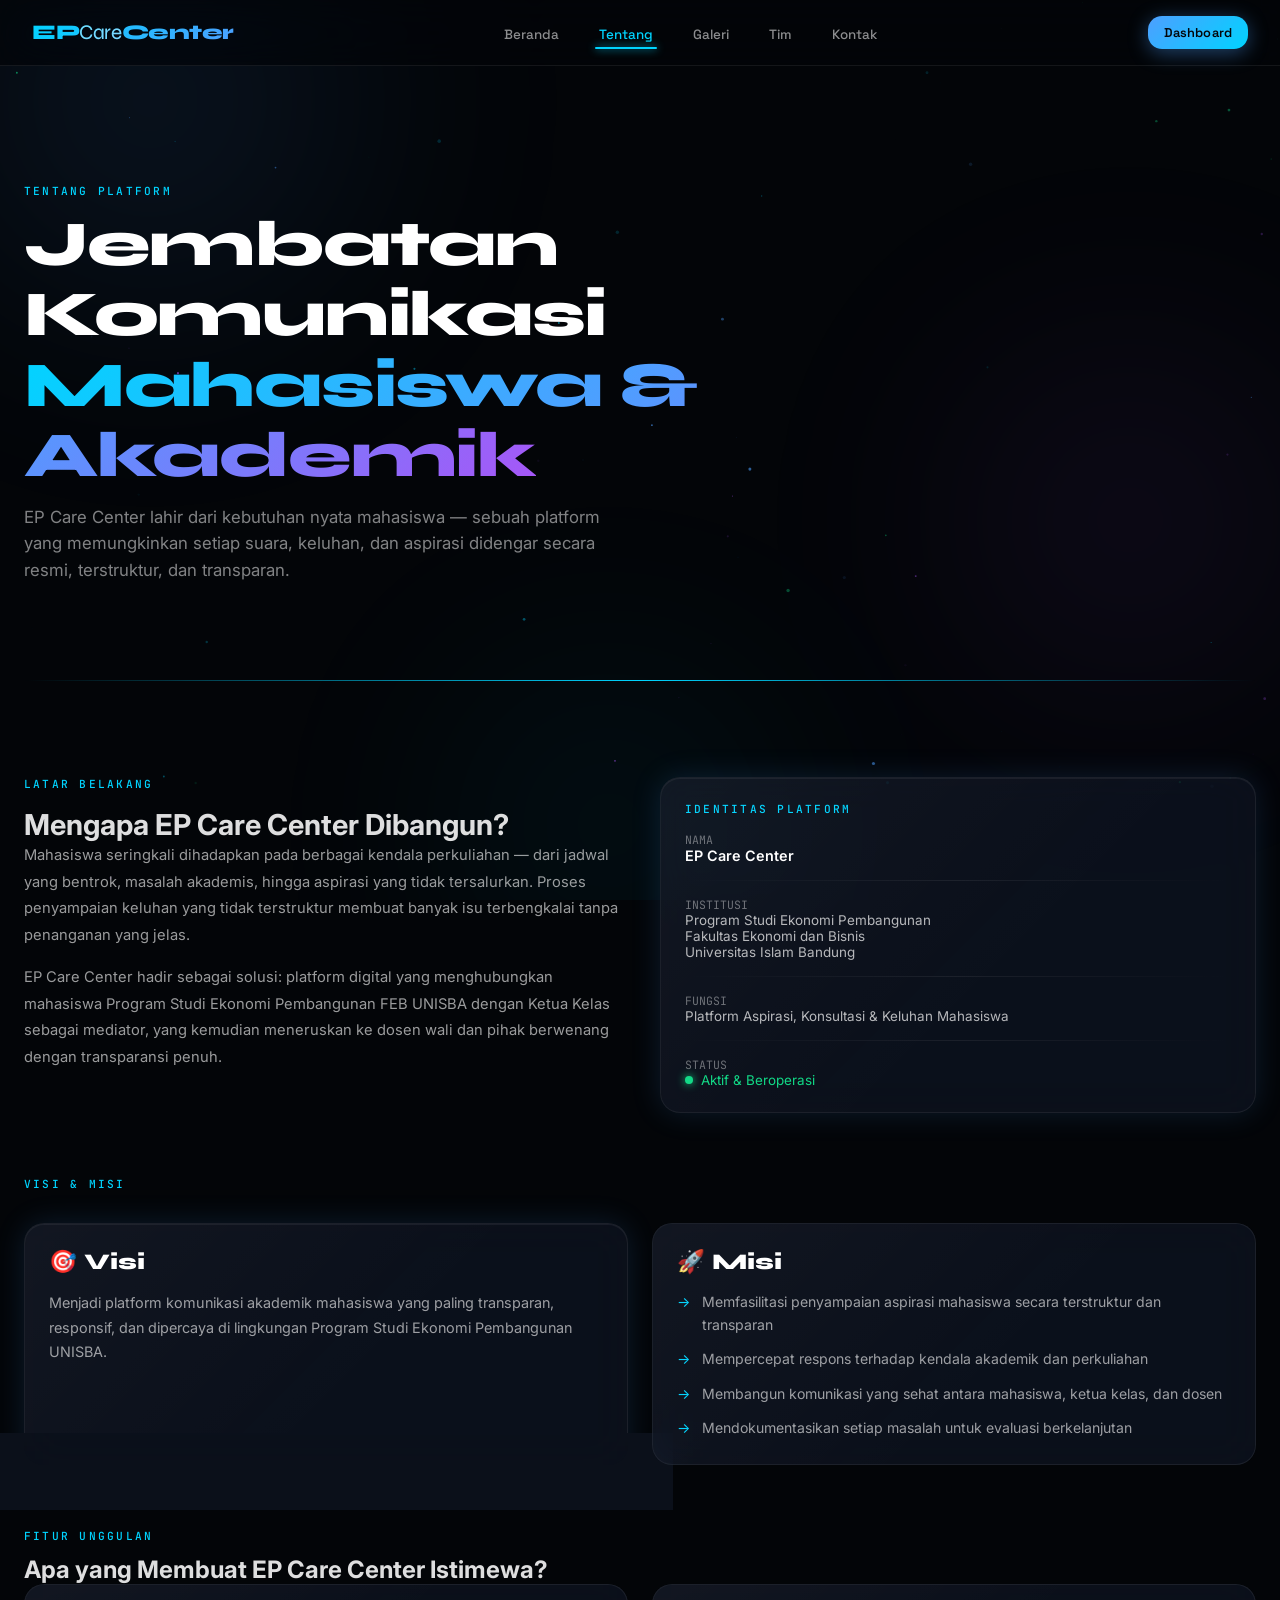
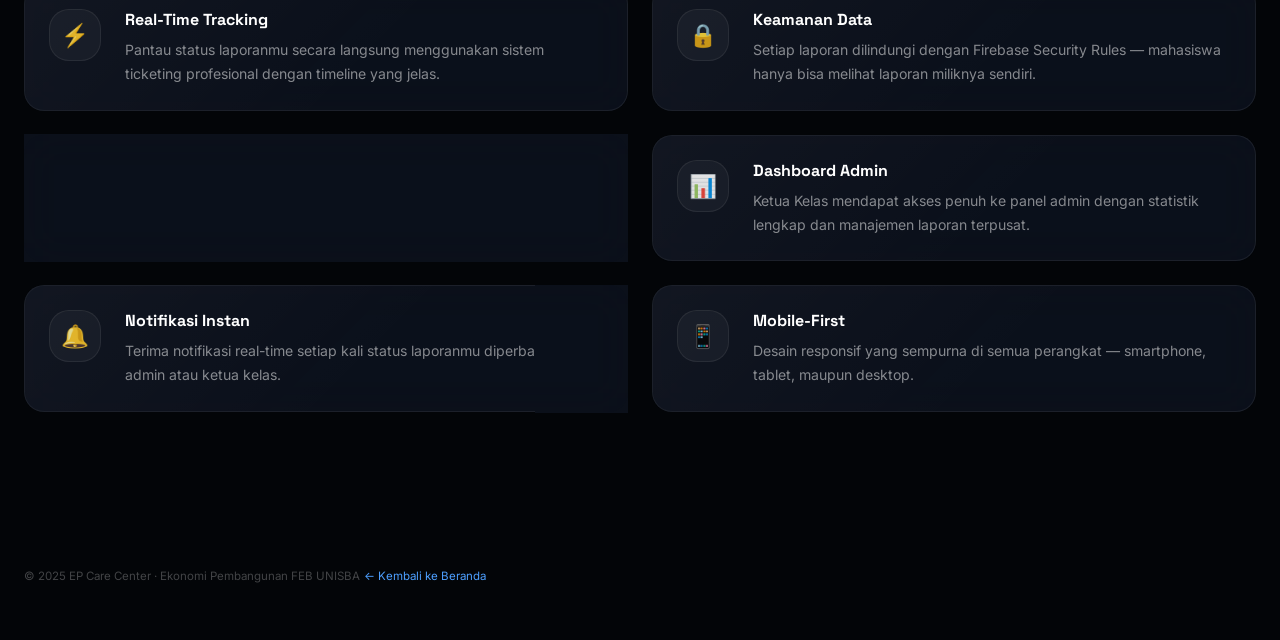
<file: pages/about.html>
<!DOCTYPE html>
<html lang="id">
<head>
  <meta charset="UTF-8" />
  <meta name="viewport" content="width=device-width, initial-scale=1.0" />
  <title>Tentang — EP Care Center</title>
  <link rel="icon" type="image/svg+xml" href="../assets/favicon.svg" />
  <link rel="preconnect" href="https://fonts.googleapis.com" />
  <link href="https://fonts.googleapis.com/css2?family=Space+Grotesk:wght@300;400;500;600;700&family=Inter:wght@300;400;500;600&family=JetBrains+Mono:wght@400;500&family=Syne:wght@400;600;700;800&display=swap" rel="stylesheet" />
  <link rel="stylesheet" href="../css/main.css" />
  <style>
    .about-hero { padding: var(--s20) 0 var(--s16); }
    .about-hero-inner { max-width: 760px; }
    .about-section { padding: var(--s16) 0; }
    .about-feature { display: flex; gap: var(--s6); align-items: flex-start; }
    .about-feature-icon { width: 52px; height: 52px; border-radius: var(--r-lg); display: flex; align-items: center; justify-content: center; font-size: 1.4rem; flex-shrink: 0; border: 1px solid var(--border); background: var(--glass-light); }
    .about-feature-title { font-family: var(--font-ui); font-size: 1rem; font-weight: 700; color: white; margin-bottom: var(--s2); }
    .about-feature-desc { font-size: 0.88rem; color: rgba(255,255,255,0.5); line-height: 1.7; }
    .vision-mission { display: grid; grid-template-columns: 1fr 1fr; gap: var(--s6); margin-top: var(--s8); }
    .vm-card { padding: var(--s8); }
    .vm-title { font-family: var(--font-display); font-size: 1.4rem; font-weight: 800; color: white; margin-bottom: var(--s4); }
    .vm-list { list-style: none; display: flex; flex-direction: column; gap: var(--s3); }
    .vm-list li { display: flex; gap: var(--s3); font-size: 0.88rem; color: rgba(255,255,255,0.6); line-height: 1.6; }
    .vm-list li::before { content: '→'; color: var(--neon-cyan); flex-shrink: 0; }
    @media (max-width: 640px) { .vision-mission { grid-template-columns: 1fr; } .about-feature { flex-direction: column; } }
  </style>
</head>
<body>
<div id="cursor-dot"></div>
<div id="cursor-ring"></div>
<div class="page-transition-overlay"></div>
<div id="loading-screen"><div class="loader-logo">EP Care Center</div><div class="loader-bar"><div class="loader-fill"></div></div><div class="loader-text">Memuat Halaman</div></div>
<div class="aurora-bg"><div class="aurora-orb"></div><div class="aurora-orb"></div><div class="aurora-orb"></div></div>
<canvas id="particles-canvas"></canvas>

<nav class="nav">
  <div class="nav-inner">
    <a href="../index.html" class="nav-logo">EP<span>Care</span>Center</a>
    <ul class="nav-links">
      <li><a href="../index.html">Beranda</a></li>
      <li><a href="about.html" class="active">Tentang</a></li>
      <li><a href="gallery.html">Galeri</a></li>
      <li><a href="team.html">Tim</a></li>
      <li><a href="contact.html">Kontak</a></li>
    </ul>
    <div class="nav-actions">
      <a href="dashboard.html" class="btn btn-primary btn-sm">Dashboard</a>
    </div>
    <button class="nav-hamburger" id="nav-hamburger"><span></span><span></span><span></span></button>
  </div>
</nav>
<div class="nav-mobile" id="nav-mobile">
  <a href="../index.html">Beranda</a><a href="about.html" class="active">Tentang</a>
  <a href="gallery.html">Galeri</a><a href="team.html">Tim</a><a href="contact.html">Kontak</a>
</div>

<div class="app-shell">
  <div class="page-container">
    <!-- Hero -->
    <div class="about-hero">
      <div class="about-hero-inner">
        <div class="page-eyebrow reveal">Tentang Platform</div>
        <h1 class="page-title reveal reveal-delay-1" style="font-size:clamp(2.5rem,5vw,4rem)">
          Jembatan Komunikasi<br />
          <span class="gradient-text">Mahasiswa & Akademik</span>
        </h1>
        <p class="page-subtitle reveal reveal-delay-2" style="max-width:600px;font-size:1.05rem">
          EP Care Center lahir dari kebutuhan nyata mahasiswa — sebuah platform yang memungkinkan setiap
          suara, keluhan, dan aspirasi didengar secara resmi, terstruktur, dan transparan.
        </p>
      </div>
    </div>

    <div class="neon-line"></div>

    <!-- Story -->
    <div class="about-section">
      <div class="grid-2 gap-6" style="gap:var(--s10)">
        <div class="reveal">
          <div class="page-eyebrow mb-4">Latar Belakang</div>
          <h2 class="section-title mb-5" style="font-size:1.8rem">Mengapa EP Care Center Dibangun?</h2>
          <p style="color:rgba(255,255,255,0.6);line-height:1.8;margin-bottom:16px;font-size:0.92rem">
            Mahasiswa seringkali dihadapkan pada berbagai kendala perkuliahan — dari jadwal yang bentrok,
            masalah akademis, hingga aspirasi yang tidak tersalurkan. Proses penyampaian keluhan yang
            tidak terstruktur membuat banyak isu terbengkalai tanpa penanganan yang jelas.
          </p>
          <p style="color:rgba(255,255,255,0.6);line-height:1.8;font-size:0.92rem">
            EP Care Center hadir sebagai solusi: platform digital yang menghubungkan mahasiswa Program
            Studi Ekonomi Pembangunan FEB UNISBA dengan Ketua Kelas sebagai mediator, yang kemudian
            meneruskan ke dosen wali dan pihak berwenang dengan transparansi penuh.
          </p>
        </div>
        <div class="card card-glow reveal reveal-delay-1">
          <div class="page-eyebrow mb-4">Identitas Platform</div>
          <div class="flex flex-col gap-4">
            <div><div class="text-xs text-muted font-mono mb-1">NAMA</div><div class="text-base" style="color:white;font-weight:600">EP Care Center</div></div>
            <div class="divider" style="margin:0"></div>
            <div><div class="text-xs text-muted font-mono mb-1">INSTITUSI</div><div class="text-sm" style="color:rgba(255,255,255,0.7)">Program Studi Ekonomi Pembangunan<br />Fakultas Ekonomi dan Bisnis<br />Universitas Islam Bandung</div></div>
            <div class="divider" style="margin:0"></div>
            <div><div class="text-xs text-muted font-mono mb-1">FUNGSI</div><div class="text-sm" style="color:rgba(255,255,255,0.7)">Platform Aspirasi, Konsultasi & Keluhan Mahasiswa</div></div>
            <div class="divider" style="margin:0"></div>
            <div><div class="text-xs text-muted font-mono mb-1">STATUS</div><div class="flex items-center gap-2"><span style="width:8px;height:8px;border-radius:50%;background:var(--neon-green);box-shadow:0 0 8px var(--neon-green);display:inline-block;animation:pulseDot 2s ease infinite"></span><span class="text-sm" style="color:var(--neon-green)">Aktif & Beroperasi</span></div></div>
          </div>
        </div>
      </div>
    </div>

    <!-- Vision Mission -->
    <div class="about-section" style="padding-top:0">
      <div class="page-eyebrow reveal">Visi & Misi</div>
      <div class="vision-mission">
        <div class="card card-glow reveal reveal-delay-1">
          <div class="vm-title">🎯 Visi</div>
          <p style="color:rgba(255,255,255,0.6);font-size:0.9rem;line-height:1.7">
            Menjadi platform komunikasi akademik mahasiswa yang paling transparan, responsif, dan dipercaya
            di lingkungan Program Studi Ekonomi Pembangunan UNISBA.
          </p>
        </div>
        <div class="card reveal reveal-delay-2">
          <div class="vm-title">🚀 Misi</div>
          <ul class="vm-list">
            <li>Memfasilitasi penyampaian aspirasi mahasiswa secara terstruktur dan transparan</li>
            <li>Mempercepat respons terhadap kendala akademik dan perkuliahan</li>
            <li>Membangun komunikasi yang sehat antara mahasiswa, ketua kelas, dan dosen</li>
            <li>Mendokumentasikan setiap masalah untuk evaluasi berkelanjutan</li>
          </ul>
        </div>
      </div>
    </div>

    <!-- Features -->
    <div class="about-section" style="padding-top:0">
      <div class="section-header reveal"><div class="page-eyebrow">Fitur Unggulan</div><h2 class="section-title">Apa yang Membuat EP Care Center Istimewa?</h2></div>
      <div class="grid-2 gap-6 mt-8" style="gap:var(--s6)">
        <div class="card reveal"><div class="about-feature"><div class="about-feature-icon">⚡</div><div><div class="about-feature-title">Real-Time Tracking</div><div class="about-feature-desc">Pantau status laporanmu secara langsung menggunakan sistem ticketing profesional dengan timeline yang jelas.</div></div></div></div>
        <div class="card reveal reveal-delay-1"><div class="about-feature"><div class="about-feature-icon">🔒</div><div><div class="about-feature-title">Keamanan Data</div><div class="about-feature-desc">Setiap laporan dilindungi dengan Firebase Security Rules — mahasiswa hanya bisa melihat laporan miliknya sendiri.</div></div></div></div>
        <div class="card reveal reveal-delay-2"><div class="about-feature"><div class="about-feature-icon">🎭</div><div><div class="about-feature-title">Mode Anonim</div><div class="about-feature-desc">Tidak nyaman mengungkap identitas? Kirim laporan secara anonim tanpa khawatir nama dan email terlihat.</div></div></div></div>
        <div class="card reveal reveal-delay-3"><div class="about-feature"><div class="about-feature-icon">📊</div><div><div class="about-feature-title">Dashboard Admin</div><div class="about-feature-desc">Ketua Kelas mendapat akses penuh ke panel admin dengan statistik lengkap dan manajemen laporan terpusat.</div></div></div></div>
        <div class="card reveal"><div class="about-feature"><div class="about-feature-icon">🔔</div><div><div class="about-feature-title">Notifikasi Instan</div><div class="about-feature-desc">Terima notifikasi real-time setiap kali status laporanmu diperbarui oleh admin atau ketua kelas.</div></div></div></div>
        <div class="card reveal reveal-delay-1"><div class="about-feature"><div class="about-feature-icon">📱</div><div><div class="about-feature-title">Mobile-First</div><div class="about-feature-desc">Desain responsif yang sempurna di semua perangkat — smartphone, tablet, maupun desktop.</div></div></div></div>
      </div>
    </div>

  </div>
</div>

<footer class="footer">
  <div class="page-container">
    <div class="footer-bottom" style="padding:var(--s6) 0">
      <span class="text-xs text-dim">© 2025 EP Care Center · Ekonomi Pembangunan FEB UNISBA</span>
      <a href="../index.html" class="text-xs" style="color:var(--brand);text-decoration:none">← Kembali ke Beranda</a>
    </div>
  </div>
</footer>

<div id="toast-container"></div>
<script type="module">
  import { initCursor, initParticles, initToasts, initScrollReveal, initNavScroll, initMobileNav, initLoader, setActiveNavLink } from '../js/ui.js';
  initCursor(); initParticles(); initToasts(); initScrollReveal(); initNavScroll(); initMobileNav(); initLoader(); setActiveNavLink();
</script>
</body>
</html>
</file>
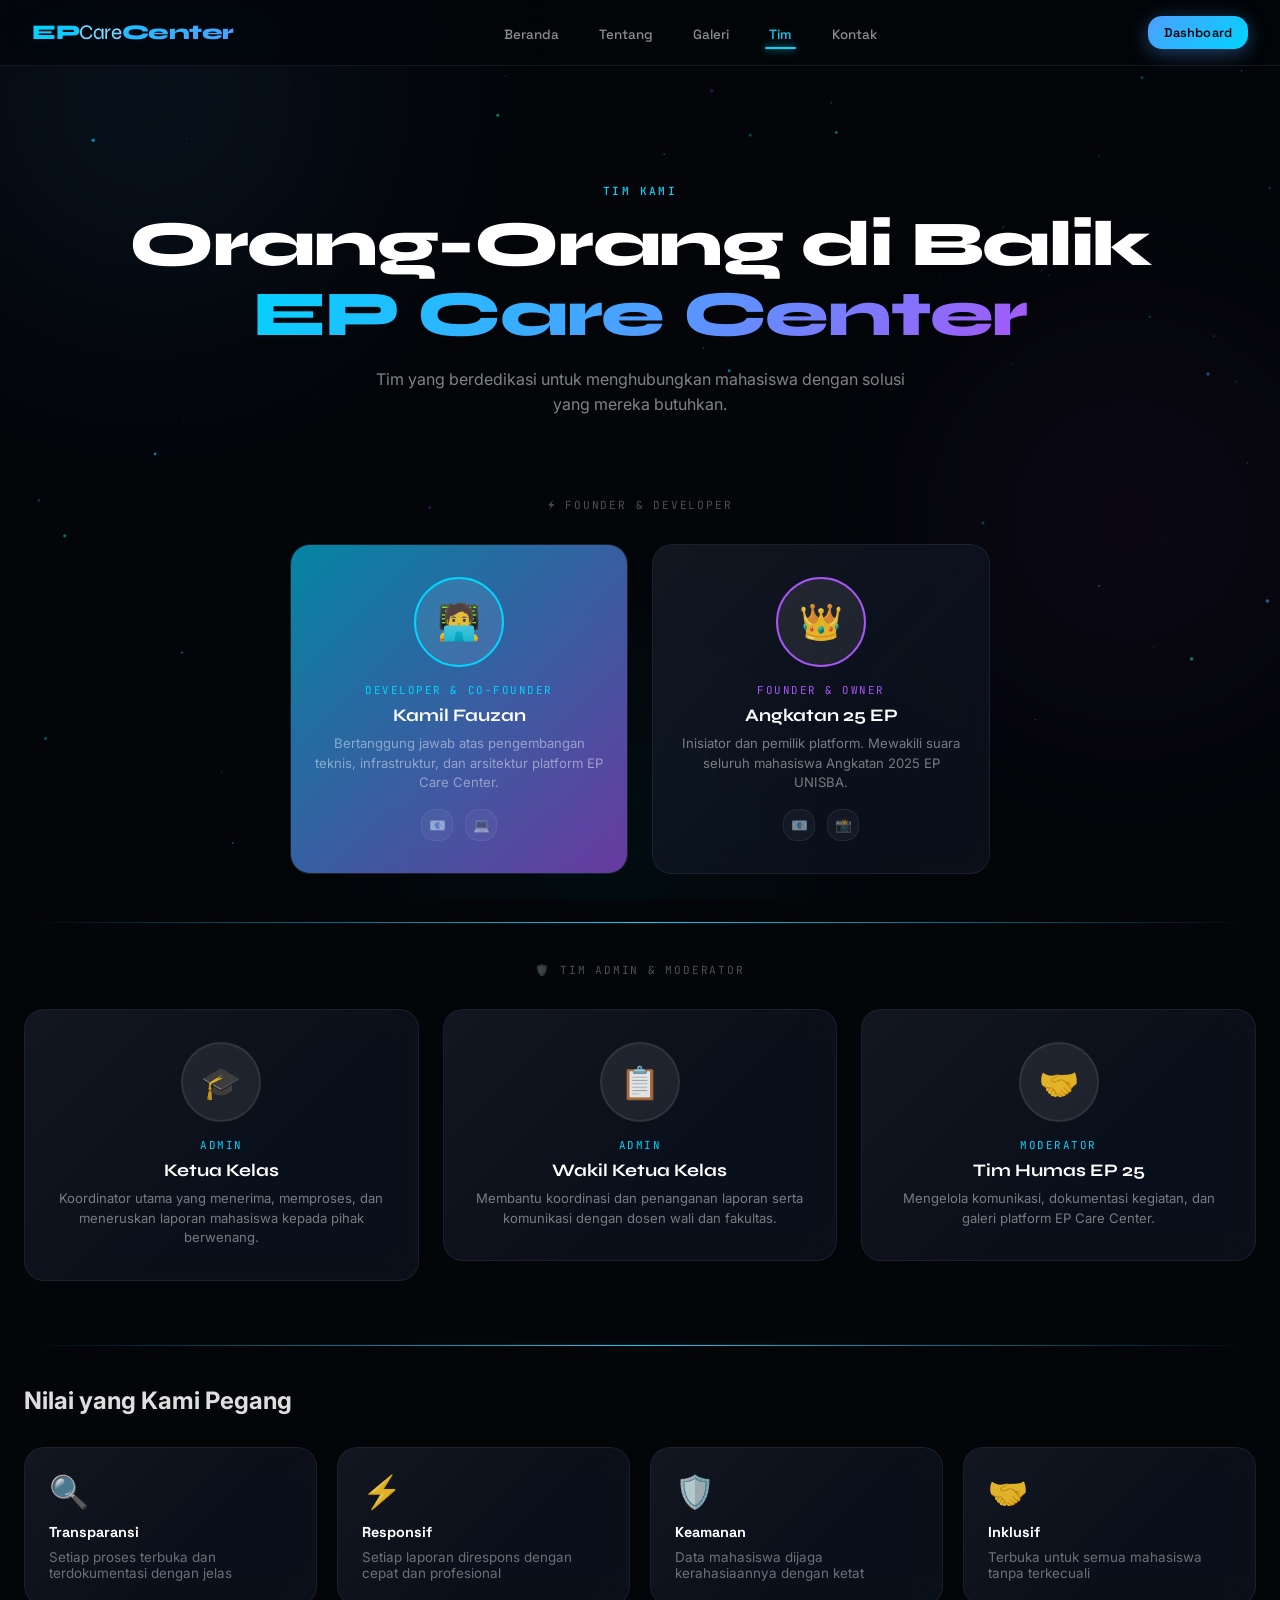
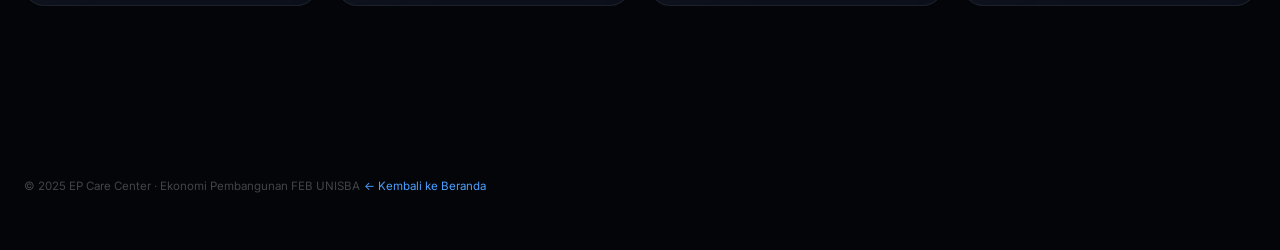
<file: pages/team.html>
<!DOCTYPE html>
<html lang="id">
<head>
  <meta charset="UTF-8" />
  <meta name="viewport" content="width=device-width, initial-scale=1.0" />
  <title>Tim — EP Care Center</title>
  <link rel="icon" type="image/svg+xml" href="../assets/favicon.svg" />
  <link rel="preconnect" href="https://fonts.googleapis.com" />
  <link href="https://fonts.googleapis.com/css2?family=Space+Grotesk:wght@300;400;500;600;700&family=Inter:wght@300;400;500;600&family=JetBrains+Mono:wght@400;500&family=Syne:wght@400;600;700;800&display=swap" rel="stylesheet" />
  <link rel="stylesheet" href="../css/main.css" />
  <style>
    .team-hero { padding: var(--s20) 0 var(--s12); text-align: center; }
    .team-section { padding: var(--s8) 0 var(--s20); }
    .team-group-title { font-family: var(--font-mono); font-size: 0.7rem; color: rgba(255,255,255,0.3); text-transform: uppercase; letter-spacing: 0.16em; text-align: center; margin-bottom: var(--s8); }
    .team-card-outer { transition: all var(--t-base); }
    .team-card-outer:hover { transform: translateY(-8px); }
    .team-socials { display: flex; justify-content: center; gap: var(--s3); margin-top: var(--s4); }
    .team-social { width: 32px; height: 32px; border-radius: var(--r-md); background: var(--glass-light); border: 1px solid var(--border); display: flex; align-items: center; justify-content: center; color: rgba(255,255,255,0.5); font-size: 0.85rem; text-decoration: none; transition: all var(--t-fast); }
    .team-social:hover { background: var(--brand-dim); border-color: var(--brand); color: var(--brand); }
  </style>
</head>
<body>
<div id="cursor-dot"></div>
<div id="cursor-ring"></div>
<div class="page-transition-overlay"></div>
<div id="loading-screen"><div class="loader-logo">EP Care Center</div><div class="loader-bar"><div class="loader-fill"></div></div><div class="loader-text">Memuat Halaman</div></div>
<div class="aurora-bg"><div class="aurora-orb"></div><div class="aurora-orb"></div><div class="aurora-orb"></div></div>
<canvas id="particles-canvas"></canvas>

<nav class="nav">
  <div class="nav-inner">
    <a href="../index.html" class="nav-logo">EP<span>Care</span>Center</a>
    <ul class="nav-links">
      <li><a href="../index.html">Beranda</a></li>
      <li><a href="about.html">Tentang</a></li>
      <li><a href="gallery.html">Galeri</a></li>
      <li><a href="team.html" class="active">Tim</a></li>
      <li><a href="contact.html">Kontak</a></li>
    </ul>
    <div class="nav-actions"><a href="dashboard.html" class="btn btn-primary btn-sm">Dashboard</a></div>
    <button class="nav-hamburger" id="nav-hamburger"><span></span><span></span><span></span></button>
  </div>
</nav>
<div class="nav-mobile" id="nav-mobile">
  <a href="../index.html">Beranda</a><a href="about.html">Tentang</a>
  <a href="gallery.html">Galeri</a><a href="team.html" class="active">Tim</a><a href="contact.html">Kontak</a>
</div>

<div class="app-shell">
  <div class="page-container">
    <div class="team-hero">
      <div class="page-eyebrow reveal">Tim Kami</div>
      <h1 class="page-title reveal reveal-delay-1" style="font-size:clamp(2.5rem,5vw,4rem)">
        Orang-Orang di Balik<br /><span class="gradient-text">EP Care Center</span>
      </h1>
      <p class="page-subtitle reveal reveal-delay-2" style="margin:var(--s4) auto 0;text-align:center">
        Tim yang berdedikasi untuk menghubungkan mahasiswa dengan solusi yang mereka butuhkan.
      </p>
    </div>

    <div class="team-section">

      <!-- Founder & Developer -->
      <div class="team-group-title reveal">⚡ Founder &amp; Developer</div>
      <div class="grid-2 mb-8 reveal reveal-delay-1" style="max-width:700px;margin:0 auto var(--s12)">
        <div class="team-card-outer">
          <div class="card team-card rgb-border" style="background:var(--glass)">
            <div class="team-avatar" style="width:90px;height:90px;font-size:2.2rem;border-color:var(--neon-cyan)">🧑‍💻</div>
            <div class="team-role" style="color:var(--neon-cyan)">Developer &amp; Co-Founder</div>
            <div class="team-name">Kamil Fauzan</div>
            <div class="team-desc">Bertanggung jawab atas pengembangan teknis, infrastruktur, dan arsitektur platform EP Care Center.</div>
            <div class="team-socials">
              <a href="mailto:kamilfauzan651@gmail.com" class="team-social" title="Email">📧</a>
              <a href="#" class="team-social" title="GitHub">💻</a>
            </div>
          </div>
        </div>
        <div class="team-card-outer">
          <div class="card team-card" style="background:var(--glass)">
            <div class="team-avatar" style="width:90px;height:90px;font-size:2.2rem;border-color:var(--neon-purple)">👑</div>
            <div class="team-role" style="color:var(--neon-purple)">Founder &amp; Owner</div>
            <div class="team-name">Angkatan 25 EP</div>
            <div class="team-desc">Inisiator dan pemilik platform. Mewakili suara seluruh mahasiswa Angkatan 2025 EP UNISBA.</div>
            <div class="team-socials">
              <a href="mailto:angkatan25epunisba@gmail.com" class="team-social" title="Email">📧</a>
              <a href="#" class="team-social" title="Instagram">📸</a>
            </div>
          </div>
        </div>
      </div>

      <!-- Admin Team -->
      <div class="neon-line"></div>
      <div class="team-group-title reveal" style="margin-top:var(--s10)">🛡️ Tim Admin &amp; Moderator</div>
      <div class="grid-3 reveal reveal-delay-1">
        <!-- Admin placeholders - to be updated -->
        <div class="team-card-outer">
          <div class="card team-card">
            <div class="team-avatar" style="font-size:2rem">🎓</div>
            <div class="team-role">Admin</div>
            <div class="team-name">Ketua Kelas</div>
            <div class="team-desc">Koordinator utama yang menerima, memproses, dan meneruskan laporan mahasiswa kepada pihak berwenang.</div>
          </div>
        </div>
        <div class="team-card-outer">
          <div class="card team-card">
            <div class="team-avatar" style="font-size:2rem">📋</div>
            <div class="team-role">Admin</div>
            <div class="team-name">Wakil Ketua Kelas</div>
            <div class="team-desc">Membantu koordinasi dan penanganan laporan serta komunikasi dengan dosen wali dan fakultas.</div>
          </div>
        </div>
        <div class="team-card-outer">
          <div class="card team-card">
            <div class="team-avatar" style="font-size:2rem">🤝</div>
            <div class="team-role">Moderator</div>
            <div class="team-name">Tim Humas EP 25</div>
            <div class="team-desc">Mengelola komunikasi, dokumentasi kegiatan, dan galeri platform EP Care Center.</div>
          </div>
        </div>
      </div>

      <!-- Values -->
      <div style="margin-top:var(--s16)">
        <div class="neon-line"></div>
        <div class="section-header text-center reveal" style="margin:var(--s10) 0 var(--s8)">
          <h2 class="section-title">Nilai yang Kami Pegang</h2>
        </div>
        <div class="grid-4">
          <div class="card text-center reveal"><div style="font-size:2rem;margin-bottom:var(--s3)">🔍</div><div class="text-base font-ui" style="color:white;font-weight:700;margin-bottom:var(--s2)">Transparansi</div><div class="text-sm text-muted">Setiap proses terbuka dan terdokumentasi dengan jelas</div></div>
          <div class="card text-center reveal reveal-delay-1"><div style="font-size:2rem;margin-bottom:var(--s3)">⚡</div><div class="text-base font-ui" style="color:white;font-weight:700;margin-bottom:var(--s2)">Responsif</div><div class="text-sm text-muted">Setiap laporan direspons dengan cepat dan profesional</div></div>
          <div class="card text-center reveal reveal-delay-2"><div style="font-size:2rem;margin-bottom:var(--s3)">🛡️</div><div class="text-base font-ui" style="color:white;font-weight:700;margin-bottom:var(--s2)">Keamanan</div><div class="text-sm text-muted">Data mahasiswa dijaga kerahasiaannya dengan ketat</div></div>
          <div class="card text-center reveal reveal-delay-3"><div style="font-size:2rem;margin-bottom:var(--s3)">🤝</div><div class="text-base font-ui" style="color:white;font-weight:700;margin-bottom:var(--s2)">Inklusif</div><div class="text-sm text-muted">Terbuka untuk semua mahasiswa tanpa terkecuali</div></div>
        </div>
      </div>

    </div>
  </div>
</div>

<footer class="footer">
  <div class="page-container">
    <div class="footer-bottom" style="padding:var(--s6) 0">
      <span class="text-xs text-dim">© 2025 EP Care Center · Ekonomi Pembangunan FEB UNISBA</span>
      <a href="../index.html" class="text-xs" style="color:var(--brand);text-decoration:none">← Kembali ke Beranda</a>
    </div>
  </div>
</footer>

<div id="toast-container"></div>
<script type="module">
  import { initCursor, initParticles, initToasts, initScrollReveal, initNavScroll, initMobileNav, initLoader } from '../js/ui.js';
  initCursor(); initParticles(); initToasts(); initScrollReveal(); initNavScroll(); initMobileNav(); initLoader();
</script>
</body>
</html>
</file>
<file: css/main.css>
/* ============================================================
   EP CARE CENTER — MAIN CSS
   Premium Glassmorphism + Neon RGB + Aurora Design System
   ============================================================ */

/* ── Google Fonts ── */
@import url('https://fonts.googleapis.com/css2?family=Space+Grotesk:wght@300;400;500;600;700&family=Inter:wght@300;400;500;600&family=JetBrains+Mono:wght@400;500&family=Syne:wght@400;600;700;800&display=swap');

/* ── Design Tokens ── */
:root {
  /* Core Palette */
  --void:        #030508;
  --abyss:       #080d14;
  --deep:        #0d1420;
  --surface:     #111827;
  --glass:       rgba(17, 24, 39, 0.6);
  --glass-light: rgba(255,255,255,0.04);
  --glass-mid:   rgba(255,255,255,0.08);
  --border:      rgba(255,255,255,0.07);
  --border-glow: rgba(99, 179, 237, 0.2);

  /* Neon Accent System */
  --neon-cyan:   #00d4ff;
  --neon-blue:   #4d9fff;
  --neon-purple: #a855f7;
  --neon-pink:   #ec4899;
  --neon-green:  #10d986;
  --neon-amber:  #f59e0b;
  --neon-red:    #ef4444;

  /* Primary Brand */
  --brand:       #4d9fff;
  --brand-glow:  rgba(77, 159, 255, 0.35);
  --brand-dim:   rgba(77, 159, 255, 0.12);

  /* Typography */
  --font-display: 'Syne', sans-serif;
  --font-ui:      'Space Grotesk', sans-serif;
  --font-body:    'Inter', sans-serif;
  --font-mono:    'JetBrains Mono', monospace;

  /* Spacing */
  --s1: 4px; --s2: 8px; --s3: 12px; --s4: 16px;
  --s5: 20px; --s6: 24px; --s8: 32px; --s10: 40px;
  --s12: 48px; --s16: 64px; --s20: 80px;

  /* Radius */
  --r-sm: 8px; --r-md: 14px; --r-lg: 20px; --r-xl: 28px; --r-full: 9999px;

  /* Transitions */
  --t-fast: 150ms cubic-bezier(0.4,0,0.2,1);
  --t-base: 280ms cubic-bezier(0.4,0,0.2,1);
  --t-slow: 500ms cubic-bezier(0.4,0,0.2,1);
  --t-spring: 600ms cubic-bezier(0.34,1.56,0.64,1);

  /* Status Colors */
  --status-unread:   #6b7280;
  --status-read:     #4d9fff;
  --status-process:  #f59e0b;
  --status-waiting:  #a855f7;
  --status-done:     #10d986;
  --status-rejected: #ef4444;

  /* Shadows */
  --shadow-sm:   0 1px 3px rgba(0,0,0,0.4), 0 1px 2px rgba(0,0,0,0.3);
  --shadow-md:   0 4px 16px rgba(0,0,0,0.5), 0 2px 6px rgba(0,0,0,0.3);
  --shadow-lg:   0 10px 40px rgba(0,0,0,0.6), 0 4px 12px rgba(0,0,0,0.4);
  --shadow-neon: 0 0 20px rgba(77,159,255,0.3), 0 0 60px rgba(77,159,255,0.1);
}

/* ── Reset & Base ── */
*, *::before, *::after { box-sizing: border-box; margin: 0; padding: 0; }

html {
  font-size: 16px;
  scroll-behavior: smooth;
  -webkit-font-smoothing: antialiased;
  -moz-osx-font-smoothing: grayscale;
}

body {
  font-family: var(--font-body);
  background: var(--void);
  color: rgba(255,255,255,0.87);
  min-height: 100vh;
  overflow-x: hidden;
  cursor: default;
}

::selection { background: var(--brand-dim); color: var(--neon-cyan); }

/* ── Custom Cursor ── */
/* Disabled: using standard OS cursor */
#cursor-dot, #cursor-ring {
  display: none !important;
}

/* ── Loading Screen ── */
#loading-screen {
  position: fixed; inset: 0;
  background: var(--void);
  z-index: 99998;
  display: flex; flex-direction: column;
  align-items: center; justify-content: center;
  gap: var(--s6);
  transition: opacity 0.6s ease, visibility 0.6s ease;
}

#loading-screen.hidden { opacity: 0; visibility: hidden; }

.loader-logo {
  font-family: var(--font-display);
  font-size: 2.4rem;
  font-weight: 800;
  background: linear-gradient(135deg, var(--neon-cyan), var(--brand), var(--neon-purple));
  -webkit-background-clip: text;
  -webkit-text-fill-color: transparent;
  background-clip: text;
  letter-spacing: -0.02em;
}

.loader-bar {
  width: 240px; height: 2px;
  background: rgba(255,255,255,0.08);
  border-radius: var(--r-full);
  overflow: hidden;
}

.loader-fill {
  height: 100%;
  background: linear-gradient(90deg, var(--neon-cyan), var(--brand), var(--neon-purple));
  border-radius: var(--r-full);
  animation: loaderFill 1.8s ease forwards;
}

.loader-text {
  font-family: var(--font-mono);
  font-size: 0.72rem;
  color: rgba(255,255,255,0.4);
  letter-spacing: 0.2em;
  text-transform: uppercase;
  animation: loaderText 1.5s ease infinite alternate;
}

@keyframes loaderFill {
  0%   { width: 0%; }
  60%  { width: 75%; }
  100% { width: 100%; }
}
@keyframes loaderText {
  from { opacity: 0.4; }
  to   { opacity: 0.7; }
}

/* ── Aurora Background ── */
.aurora-bg {
  position: fixed; inset: 0;
  z-index: 0;
  pointer-events: none;
  overflow: hidden;
}

.aurora-orb {
  position: absolute;
  border-radius: 50%;
  filter: blur(120px);
  animation: auroraFloat 18s ease-in-out infinite;
  opacity: 0.25;
}

.aurora-orb:nth-child(1) {
  width: 600px; height: 600px;
  background: radial-gradient(circle, rgba(77,159,255,0.6) 0%, transparent 70%);
  top: -200px; left: -150px;
  animation-delay: 0s;
}
.aurora-orb:nth-child(2) {
  width: 500px; height: 500px;
  background: radial-gradient(circle, rgba(168,85,247,0.5) 0%, transparent 70%);
  top: 30%; right: -100px;
  animation-delay: -6s;
}
.aurora-orb:nth-child(3) {
  width: 450px; height: 450px;
  background: radial-gradient(circle, rgba(0,212,255,0.4) 0%, transparent 70%);
  bottom: -150px; left: 30%;
  animation-delay: -12s;
}

@keyframes auroraFloat {
  0%,100% { transform: translate(0,0) scale(1); }
  33%      { transform: translate(40px,-60px) scale(1.08); }
  66%      { transform: translate(-30px,40px) scale(0.94); }
}

/* ── Particles Canvas ── */
#particles-canvas {
  position: fixed; inset: 0;
  z-index: 1;
  pointer-events: none;
  opacity: 0.6;
}

/* ── Navigation ── */
.nav {
  position: fixed; top: 0; left: 0; right: 0;
  z-index: 1000;
  padding: var(--s4) var(--s8);
  backdrop-filter: blur(20px) saturate(180%);
  -webkit-backdrop-filter: blur(20px) saturate(180%);
  background: rgba(3,5,8,0.7);
  border-bottom: 1px solid var(--border);
  transition: all var(--t-base);
}

.nav.scrolled {
  padding: var(--s3) var(--s8);
  background: rgba(3,5,8,0.9);
  box-shadow: 0 4px 30px rgba(0,0,0,0.5), 0 0 1px var(--border-glow);
}

.nav-inner {
  max-width: 1280px;
  margin: 0 auto;
  display: flex;
  align-items: center;
  justify-content: space-between;
  gap: var(--s6);
}

.nav-logo {
  font-family: var(--font-display);
  font-size: 1.3rem;
  font-weight: 800;
  background: linear-gradient(135deg, var(--neon-cyan), var(--brand));
  -webkit-background-clip: text;
  -webkit-text-fill-color: transparent;
  background-clip: text;
  letter-spacing: -0.02em;
  text-decoration: none;
  flex-shrink: 0;
}

.nav-logo span {
  font-weight: 300;
  -webkit-text-fill-color: rgba(255,255,255,0.4);
}

.nav-links {
  display: flex;
  align-items: center;
  gap: var(--s2);
  list-style: none;
}

.nav-links a {
  font-family: var(--font-ui);
  font-size: 0.84rem;
  font-weight: 500;
  color: rgba(255,255,255,0.55);
  text-decoration: none;
  padding: var(--s2) var(--s4);
  border-radius: var(--r-md);
  transition: color var(--t-fast), background var(--t-fast);
  position: relative;
}

.nav-links a::after {
  content: '';
  position: absolute;
  bottom: 2px; left: 50%; right: 50%;
  height: 1.5px;
  background: var(--neon-cyan);
  border-radius: var(--r-full);
  transition: left var(--t-base), right var(--t-base);
  box-shadow: 0 0 8px var(--neon-cyan);
}

.nav-links a:hover { color: rgba(255,255,255,0.9); }
.nav-links a:hover::after { left: 12px; right: 12px; }
.nav-links a.active { color: var(--neon-cyan); }
.nav-links a.active::after { left: 12px; right: 12px; }

.nav-actions {
  display: flex;
  align-items: center;
  gap: var(--s3);
}

.nav-user-btn {
  display: flex; align-items: center; gap: var(--s2);
  padding: var(--s2) var(--s4);
  background: var(--glass-mid);
  border: 1px solid var(--border);
  border-radius: var(--r-full);
  color: rgba(255,255,255,0.8);
  font-family: var(--font-ui);
  font-size: 0.82rem;
  font-weight: 500;
  text-decoration: none;
  cursor: pointer;
  transition: all var(--t-fast);
}

.nav-user-btn:hover {
  background: var(--brand-dim);
  border-color: var(--brand);
  color: white;
}

.nav-user-avatar {
  width: 28px; height: 28px;
  border-radius: 50%;
  border: 1.5px solid var(--brand);
  object-fit: cover;
}

.nav-hamburger {
  display: none;
  flex-direction: column;
  gap: 5px;
  background: none;
  border: none;
  cursor: pointer;
  padding: var(--s2);
}

.nav-hamburger span {
  display: block;
  width: 22px; height: 1.5px;
  background: rgba(255,255,255,0.7);
  border-radius: var(--r-full);
  transition: all var(--t-base);
}

.nav-hamburger.open span:nth-child(1) { transform: translateY(6.5px) rotate(45deg); }
.nav-hamburger.open span:nth-child(2) { opacity: 0; transform: scaleX(0); }
.nav-hamburger.open span:nth-child(3) { transform: translateY(-6.5px) rotate(-45deg); }

/* Mobile nav */
.nav-mobile {
  display: none;
  position: fixed;
  top: 0; left: 0; right: 0; bottom: 0;
  z-index: 999;
  background: rgba(3,5,8,0.97);
  backdrop-filter: blur(40px);
  flex-direction: column;
  align-items: center;
  justify-content: center;
  gap: var(--s6);
  transform: translateX(100%);
  transition: transform var(--t-slow);
}

.nav-mobile.open { transform: translateX(0); }

.nav-mobile a {
  font-family: var(--font-display);
  font-size: 2rem;
  font-weight: 700;
  color: rgba(255,255,255,0.6);
  text-decoration: none;
  transition: color var(--t-fast);
}

.nav-mobile a:hover, .nav-mobile a.active { color: var(--neon-cyan); }

/* ── Buttons ── */
.btn {
  display: inline-flex;
  align-items: center;
  gap: var(--s2);
  padding: var(--s3) var(--s6);
  border-radius: var(--r-md);
  font-family: var(--font-ui);
  font-size: 0.88rem;
  font-weight: 600;
  letter-spacing: 0.01em;
  text-decoration: none;
  cursor: pointer;
  border: none;
  transition: all var(--t-base);
  position: relative;
  overflow: hidden;
  white-space: nowrap;
}

.btn::before {
  content: '';
  position: absolute; inset: 0;
  background: rgba(255,255,255,0);
  transition: background var(--t-fast);
}

.btn:hover::before { background: rgba(255,255,255,0.06); }
.btn:active { transform: scale(0.98); }

.btn-primary {
  background: linear-gradient(135deg, var(--brand), var(--neon-cyan));
  color: var(--void);
  box-shadow: 0 4px 20px rgba(77,159,255,0.4);
}

.btn-primary:hover {
  box-shadow: 0 6px 30px rgba(77,159,255,0.6), 0 0 20px rgba(0,212,255,0.3);
  transform: translateY(-1px);
}

.btn-ghost {
  background: var(--glass-light);
  border: 1px solid var(--border);
  color: rgba(255,255,255,0.8);
}

.btn-ghost:hover {
  background: var(--glass-mid);
  border-color: rgba(255,255,255,0.15);
  color: white;
}

.btn-danger {
  background: rgba(239,68,68,0.15);
  border: 1px solid rgba(239,68,68,0.3);
  color: #f87171;
}
.btn-danger:hover { background: rgba(239,68,68,0.25); }

.btn-sm { padding: var(--s2) var(--s4); font-size: 0.8rem; }
.btn-lg { padding: var(--s4) var(--s8); font-size: 0.95rem; }
.btn-icon { padding: var(--s3); aspect-ratio: 1; }

.btn-google {
  background: rgba(255,255,255,0.06);
  border: 1px solid rgba(255,255,255,0.12);
  color: rgba(255,255,255,0.9);
  gap: var(--s3);
}
.btn-google:hover {
  background: rgba(255,255,255,0.1);
  border-color: rgba(255,255,255,0.2);
}

/* ── Glass Cards ── */
.card {
  background: var(--glass);
  backdrop-filter: blur(20px) saturate(150%);
  -webkit-backdrop-filter: blur(20px) saturate(150%);
  border: 1px solid var(--border);
  border-radius: var(--r-lg);
  padding: var(--s6);
  transition: all var(--t-base);
  position: relative;
  overflow: hidden;
}

.card::before {
  content: '';
  position: absolute;
  inset: 0;
  background: linear-gradient(135deg, rgba(255,255,255,0.03) 0%, transparent 60%);
  pointer-events: none;
}

.card:hover {
  border-color: rgba(77,159,255,0.2);
  box-shadow: 0 8px 40px rgba(0,0,0,0.4), 0 0 0 1px rgba(77,159,255,0.1);
  transform: translateY(-1px);
}

.card-glow {
  box-shadow: 0 0 30px rgba(77,159,255,0.15), inset 0 1px 0 rgba(255,255,255,0.06);
}

/* ── Stat Cards ── */
.stat-card {
  display: flex;
  flex-direction: column;
  gap: var(--s3);
  min-height: 160px;
  padding: var(--s6) !important;
}

.stat-label {
  font-family: var(--font-mono);
  font-size: 0.7rem;
  font-weight: 500;
  color: rgba(255,255,255,0.4);
  text-transform: uppercase;
  letter-spacing: 0.12em;
}

.stat-value {
  font-family: var(--font-display);
  font-size: 2.8rem;
  font-weight: 800;
  line-height: 1;
  background: linear-gradient(135deg, white, rgba(255,255,255,0.7));
  -webkit-background-clip: text;
  -webkit-text-fill-color: transparent;
  background-clip: text;
  margin-top: auto;
}

.stat-trend {
  font-family: var(--font-ui);
  font-size: 0.78rem;
  font-weight: 500;
  color: var(--neon-green);
  display: flex;
  align-items: center;
  gap: 4px;
}

.stat-icon {
  width: 44px; height: 44px;
  border-radius: var(--r-md);
  display: flex; align-items: center; justify-content: center;
  font-size: 1.2rem;
  margin-bottom: var(--s2);
}

/* ── Status Badges ── */
.badge {
  display: inline-flex;
  align-items: center;
  gap: 6px;
  padding: 4px 12px;
  border-radius: var(--r-full);
  font-family: var(--font-mono);
  font-size: 0.7rem;
  font-weight: 500;
  text-transform: uppercase;
  letter-spacing: 0.08em;
  position: relative;
}

.badge::before {
  content: '';
  width: 6px; height: 6px;
  border-radius: 50%;
  background: currentColor;
  flex-shrink: 0;
}

.badge-unread {
  background: rgba(107,114,128,0.15);
  color: var(--status-unread);
  border: 1px solid rgba(107,114,128,0.25);
}
.badge-unread::before { animation: none; }

.badge-read {
  background: rgba(77,159,255,0.12);
  color: var(--status-read);
  border: 1px solid rgba(77,159,255,0.2);
}
.badge-read::before { animation: pulseDot 1.5s ease infinite; box-shadow: 0 0 6px var(--status-read); }

.badge-process {
  background: rgba(245,158,11,0.12);
  color: var(--status-process);
  border: 1px solid rgba(245,158,11,0.25);
}
.badge-process::before { animation: pulseDot 2s ease infinite; background: var(--status-process); box-shadow: 0 0 6px var(--status-process); }

.badge-waiting {
  background: rgba(168,85,247,0.12);
  color: var(--status-waiting);
  border: 1px solid rgba(168,85,247,0.25);
}
.badge-waiting::before { animation: pulseDot 1.8s ease-in-out infinite; box-shadow: 0 0 8px var(--status-waiting); }

.badge-done {
  background: rgba(16,217,134,0.12);
  color: var(--status-done);
  border: 1px solid rgba(16,217,134,0.25);
}
.badge-done::before { box-shadow: 0 0 10px var(--status-done), 0 0 20px rgba(16,217,134,0.3); animation: glowPulse 2s ease infinite; }

.badge-rejected {
  background: rgba(239,68,68,0.12);
  color: var(--status-rejected);
  border: 1px solid rgba(239,68,68,0.25);
}
.badge-rejected::before { animation: none; }

@keyframes pulseDot {
  0%,100% { opacity: 1; transform: scale(1); }
  50%      { opacity: 0.5; transform: scale(0.85); }
}
@keyframes spin { to { transform: rotate(360deg); } }
@keyframes glowPulse {
  0%,100% { box-shadow: 0 0 6px var(--status-done); }
  50%      { box-shadow: 0 0 14px var(--status-done), 0 0 28px rgba(16,217,134,0.4); }
}

/* ── Forms ── */
.form-group { display: flex; flex-direction: column; gap: var(--s2); }

.form-label {
  font-family: var(--font-ui);
  font-size: 0.82rem;
  font-weight: 500;
  color: rgba(255,255,255,0.6);
  letter-spacing: 0.01em;
}

.form-label span { color: var(--neon-red); margin-left: 3px; }

.form-input, .form-select, .form-textarea {
  width: 100%;
  padding: var(--s3) var(--s4);
  background: rgba(255,255,255,0.04);
  border: 1px solid var(--border);
  border-radius: var(--r-md);
  color: rgba(255,255,255,0.9);
  font-family: var(--font-ui);
  font-size: 0.9rem;
  outline: none;
  transition: all var(--t-fast);
  appearance: none;
}

.form-input::placeholder, .form-textarea::placeholder { color: rgba(255,255,255,0.25); }

.form-input:focus, .form-select:focus, .form-textarea:focus {
  border-color: var(--brand);
  background: rgba(77,159,255,0.06);
  box-shadow: 0 0 0 3px rgba(77,159,255,0.12);
}

.form-textarea { resize: vertical; min-height: 120px; line-height: 1.6; }

.form-select { background-image: url("data:image/svg+xml,%3Csvg xmlns='http://www.w3.org/2000/svg' width='12' height='8' viewBox='0 0 12 8'%3E%3Cpath fill='rgba(255,255,255,0.3)' d='M1 1l5 5 5-5'/%3E%3C/svg%3E"); background-repeat: no-repeat; background-position: right 16px center; padding-right: 40px; }

.form-select option { background: var(--surface); color: white; }

.form-error {
  font-size: 0.78rem;
  color: var(--neon-red);
  display: flex; align-items: center; gap: 4px;
}

/* File Upload */
.file-upload-zone {
  border: 2px dashed rgba(255,255,255,0.12);
  border-radius: var(--r-lg);
  padding: var(--s10);
  text-align: center;
  cursor: pointer;
  transition: all var(--t-base);
  background: rgba(255,255,255,0.02);
}

.file-upload-zone:hover, .file-upload-zone.drag-over {
  border-color: var(--brand);
  background: var(--brand-dim);
}

.file-upload-icon { font-size: 2.5rem; margin-bottom: var(--s3); opacity: 0.5; }
.file-upload-text { font-family: var(--font-ui); font-size: 0.88rem; color: rgba(255,255,255,0.5); }
.file-upload-text strong { color: var(--brand); }

/* Urgency Selector */
.urgency-options { display: flex; gap: var(--s3); flex-wrap: wrap; }

.urgency-option {
  flex: 1; min-width: 90px;
  padding: var(--s3) var(--s4);
  border-radius: var(--r-md);
  border: 1.5px solid var(--border);
  background: transparent;
  color: rgba(255,255,255,0.6);
  font-family: var(--font-ui);
  font-size: 0.82rem;
  font-weight: 500;
  cursor: pointer;
  text-align: center;
  transition: all var(--t-fast);
}

.urgency-option.selected-low    { border-color: var(--neon-green);  background: rgba(16,217,134,0.1);  color: var(--neon-green); }
.urgency-option.selected-medium { border-color: var(--neon-amber);  background: rgba(245,158,11,0.1); color: var(--neon-amber); }
.urgency-option.selected-high   { border-color: var(--neon-red);    background: rgba(239,68,68,0.1);   color: var(--neon-red); }
.urgency-option.selected-critical {
  border-color: var(--neon-pink);
  background: rgba(236,72,153,0.1);
  color: var(--neon-pink);
  box-shadow: 0 0 20px rgba(236,72,153,0.2);
}

/* ── Page Layout ── */
.app-shell {
  min-height: 100vh;
  padding-top: 72px;
  position: relative;
  z-index: 2;
}

.page-container {
  max-width: 1280px;
  margin: 0 auto;
  padding: var(--s8) var(--s6);
}

.page-header {
  margin-bottom: var(--s8);
}

.page-eyebrow {
  font-family: var(--font-mono);
  font-size: 0.7rem;
  font-weight: 500;
  color: var(--neon-cyan);
  text-transform: uppercase;
  letter-spacing: 0.2em;
  margin-bottom: var(--s3);
}

.page-title {
  font-family: var(--font-display);
  font-size: clamp(1.8rem, 4vw, 2.8rem);
  font-weight: 800;
  line-height: 1.1;
  letter-spacing: -0.02em;
  color: white;
}

.page-subtitle {
  font-size: 1rem;
  color: rgba(255,255,255,0.5);
  margin-top: var(--s3);
  line-height: 1.6;
  max-width: 560px;
}

/* ── Grid Layouts ── */
.grid-2 { display: grid; grid-template-columns: repeat(2, 1fr); gap: var(--s6); align-items: stretch; }
.grid-3 { display: grid; grid-template-columns: repeat(3, 1fr); gap: var(--s6); }
.grid-4 { display: grid; grid-template-columns: repeat(4, 1fr); gap: var(--s5); align-items: stretch; }

/* ── Sidebar + Main ── */
.dashboard-layout {
  display: grid;
  grid-template-columns: 240px 1fr;
  gap: var(--s6);
  align-items: start;
}

.sidebar {
  position: sticky;
  top: 90px;
}

.sidebar-nav { display: flex; flex-direction: column; gap: var(--s1); }

.sidebar-link {
  display: flex;
  align-items: center;
  gap: var(--s3);
  padding: var(--s3) var(--s4);
  border-radius: var(--r-md);
  color: rgba(255,255,255,0.5);
  text-decoration: none;
  font-family: var(--font-ui);
  font-size: 0.86rem;
  font-weight: 500;
  transition: all var(--t-fast);
  cursor: pointer;
  border: none;
  background: none;
  width: 100%;
  text-align: left;
}

.sidebar-link:hover {
  background: var(--glass-light);
  color: rgba(255,255,255,0.85);
}

.sidebar-link.active {
  background: var(--brand-dim);
  color: var(--brand);
  border: 1px solid rgba(77,159,255,0.2);
}

.sidebar-link .link-icon { font-size: 1rem; width: 20px; text-align: center; }
.sidebar-link .link-badge {
  margin-left: auto;
  background: var(--neon-red);
  color: white;
  font-size: 0.68rem;
  font-weight: 700;
  padding: 1px 7px;
  border-radius: var(--r-full);
}

.sidebar-section-label {
  font-family: var(--font-mono);
  font-size: 0.65rem;
  font-weight: 500;
  color: rgba(255,255,255,0.25);
  text-transform: uppercase;
  letter-spacing: 0.14em;
  padding: var(--s4) var(--s4) var(--s2);
}

/* ── Report Cards ── */
.report-card {
  display: flex; flex-direction: column; gap: var(--s4);
  cursor: pointer;
}

.report-meta {
  display: flex; align-items: center; gap: var(--s3);
  flex-wrap: wrap;
}

.report-category {
  font-family: var(--font-mono);
  font-size: 0.68rem;
  font-weight: 500;
  color: rgba(255,255,255,0.4);
  text-transform: uppercase;
  letter-spacing: 0.1em;
}

.report-title {
  font-family: var(--font-ui);
  font-size: 1rem;
  font-weight: 600;
  color: rgba(255,255,255,0.9);
  line-height: 1.4;
}

.report-preview {
  font-size: 0.85rem;
  color: rgba(255,255,255,0.45);
  line-height: 1.6;
  display: -webkit-box;
  -webkit-line-clamp: 2;
  -webkit-box-orient: vertical;
  overflow: hidden;
}

.report-footer {
  display: flex; align-items: center; justify-content: space-between;
  flex-wrap: wrap; gap: var(--s3);
}

.report-time {
  font-family: var(--font-mono);
  font-size: 0.72rem;
  color: rgba(255,255,255,0.3);
}

/* ── Timeline ── */
.timeline { position: relative; padding-left: 32px; }
.timeline::before {
  content: '';
  position: absolute;
  left: 10px; top: 0; bottom: 0;
  width: 1px;
  background: linear-gradient(to bottom, var(--brand), var(--neon-purple), transparent);
}

.timeline-item {
  position: relative;
  padding-bottom: var(--s6);
}

.timeline-dot {
  position: absolute;
  left: -26px; top: 4px;
  width: 14px; height: 14px;
  border-radius: 50%;
  border: 2px solid var(--brand);
  background: var(--void);
  box-shadow: 0 0 10px rgba(77,159,255,0.5);
}

.timeline-dot.done {
  border-color: var(--neon-green);
  background: var(--neon-green);
  box-shadow: 0 0 14px rgba(16,217,134,0.6);
}

.timeline-dot.pending {
  border-color: rgba(255,255,255,0.2);
  background: transparent;
  box-shadow: none;
}

.timeline-content {}
.timeline-title {
  font-family: var(--font-ui);
  font-size: 0.88rem;
  font-weight: 600;
  color: rgba(255,255,255,0.85);
  margin-bottom: 4px;
}

.timeline-desc {
  font-size: 0.8rem;
  color: rgba(255,255,255,0.4);
  line-height: 1.5;
}

.timeline-time {
  font-family: var(--font-mono);
  font-size: 0.68rem;
  color: rgba(255,255,255,0.25);
  margin-top: 4px;
}

/* ── Modals ── */
.modal-overlay {
  position: fixed; inset: 0;
  z-index: 5000;
  background: rgba(0,0,0,0.7);
  backdrop-filter: blur(8px);
  display: flex; align-items: center; justify-content: center;
  padding: var(--s6);
  opacity: 0; visibility: hidden;
  transition: all var(--t-base);
}

.modal-overlay.open { opacity: 1; visibility: visible; }

.modal {
  background: var(--surface);
  border: 1px solid var(--border);
  border-radius: var(--r-xl);
  width: 100%; max-width: 600px;
  max-height: 90vh;
  overflow-y: auto;
  transform: translateY(30px) scale(0.96);
  transition: transform var(--t-spring);
  box-shadow: var(--shadow-lg), 0 0 60px rgba(77,159,255,0.1);
}

.modal-overlay.open .modal { transform: translateY(0) scale(1); }

.modal-header {
  padding: var(--s6);
  border-bottom: 1px solid var(--border);
  display: flex; align-items: center; justify-content: space-between;
}

.modal-title {
  font-family: var(--font-display);
  font-size: 1.2rem;
  font-weight: 700;
  color: white;
}

.modal-close {
  width: 36px; height: 36px;
  border-radius: var(--r-md);
  background: var(--glass-light);
  border: 1px solid var(--border);
  color: rgba(255,255,255,0.5);
  font-size: 1.1rem;
  cursor: pointer;
  display: flex; align-items: center; justify-content: center;
  transition: all var(--t-fast);
}

.modal-close:hover {
  background: rgba(239,68,68,0.15);
  border-color: rgba(239,68,68,0.3);
  color: var(--neon-red);
}

.modal-body { padding: var(--s6); display: flex; flex-direction: column; gap: var(--s5); }
.modal-footer { padding: var(--s4) var(--s6); border-top: 1px solid var(--border); display: flex; justify-content: flex-end; gap: var(--s3); }

/* ── Notifications / Toast ── */
#toast-container {
  position: fixed;
  bottom: var(--s6); right: var(--s6);
  z-index: 9999;
  display: flex;
  flex-direction: column;
  gap: var(--s3);
  pointer-events: none;
}

.toast {
  display: flex; align-items: flex-start; gap: var(--s3);
  padding: var(--s4) var(--s5);
  background: var(--surface);
  border: 1px solid var(--border);
  border-radius: var(--r-lg);
  box-shadow: var(--shadow-lg);
  min-width: 300px; max-width: 420px;
  pointer-events: auto;
  transform: translateX(120%);
  transition: transform var(--t-spring);
  overflow: hidden;
  position: relative;
}

.toast.show { transform: translateX(0); }
.toast.hide { transform: translateX(120%); }

.toast::before {
  content: '';
  position: absolute;
  left: 0; top: 0; bottom: 0;
  width: 3px;
  background: var(--toast-color, var(--brand));
}

.toast-success { --toast-color: var(--neon-green); }
.toast-error   { --toast-color: var(--neon-red); }
.toast-warning { --toast-color: var(--neon-amber); }
.toast-info    { --toast-color: var(--brand); }

.toast-icon { font-size: 1.1rem; flex-shrink: 0; margin-top: 1px; }
.toast-content { flex: 1; }
.toast-title { font-family: var(--font-ui); font-size: 0.88rem; font-weight: 600; color: white; }
.toast-desc  { font-size: 0.8rem; color: rgba(255,255,255,0.5); margin-top: 2px; line-height: 1.4; }

.toast-progress {
  position: absolute;
  bottom: 0; left: 0;
  height: 2px;
  background: var(--toast-color, var(--brand));
  animation: toastProgress 4s linear forwards;
}
@keyframes toastProgress { from { width: 100%; } to { width: 0%; } }

/* ── Tables ── */
.data-table { width: 100%; border-collapse: collapse; }

.data-table th {
  padding: var(--s3) var(--s4);
  text-align: left;
  font-family: var(--font-mono);
  font-size: 0.68rem;
  font-weight: 500;
  color: rgba(255,255,255,0.35);
  text-transform: uppercase;
  letter-spacing: 0.1em;
  border-bottom: 1px solid var(--border);
}

.data-table td {
  padding: var(--s4);
  border-bottom: 1px solid rgba(255,255,255,0.04);
  font-size: 0.88rem;
  color: rgba(255,255,255,0.75);
  vertical-align: middle;
}

.data-table tr:hover td { background: rgba(255,255,255,0.02); }

/* ── Divider ── */
.divider {
  height: 1px;
  background: linear-gradient(to right, transparent, var(--border), transparent);
  margin: var(--s6) 0;
}

/* ── RGB Border animation ── */
.rgb-border {
  position: relative;
}
.rgb-border::before {
  content: '';
  position: absolute; inset: -1px;
  border-radius: inherit;
  background: linear-gradient(135deg, var(--neon-cyan), var(--neon-purple), var(--neon-pink), var(--neon-cyan));
  background-size: 300% 300%;
  animation: rgbRotate 4s linear infinite;
  z-index: -1;
  opacity: 0.6;
}
@keyframes rgbRotate {
  0%   { background-position: 0% 50%; }
  50%  { background-position: 100% 50%; }
  100% { background-position: 0% 50%; }
}

/* ── Glow Text ── */
.text-glow-cyan   { color: var(--neon-cyan);   text-shadow: 0 0 20px rgba(0,212,255,0.6); }
.text-glow-blue   { color: var(--brand);        text-shadow: 0 0 20px rgba(77,159,255,0.6); }
.text-glow-purple { color: var(--neon-purple);  text-shadow: 0 0 20px rgba(168,85,247,0.6); }
.text-glow-green  { color: var(--neon-green);   text-shadow: 0 0 20px rgba(16,217,134,0.6); }

/* ── Gradient Text ── */
.gradient-text {
  background: linear-gradient(135deg, var(--neon-cyan), var(--brand), var(--neon-purple));
  -webkit-background-clip: text;
  -webkit-text-fill-color: transparent;
  background-clip: text;
}

/* ── Scroll Reveal ── */
.reveal {
  opacity: 0;
  transform: translateY(24px);
  transition: opacity 0.6s ease, transform 0.6s cubic-bezier(0.34,1.2,0.64,1);
}
.reveal.in-view { opacity: 1; transform: translateY(0); }
.reveal-delay-1 { transition-delay: 0.1s; }
.reveal-delay-2 { transition-delay: 0.2s; }
.reveal-delay-3 { transition-delay: 0.3s; }
.reveal-delay-4 { transition-delay: 0.4s; }

/* ── Page Transitions ── */
.page-transition-overlay {
  position: fixed; inset: 0;
  z-index: 9990;
  background: linear-gradient(135deg, var(--void), var(--abyss));
  pointer-events: none;
  transform: scaleY(0);
  transform-origin: bottom;
  transition: transform 0.4s cubic-bezier(0.77,0,0.175,1);
}
.page-transition-overlay.enter { transform: scaleY(1); transform-origin: bottom; }
.page-transition-overlay.exit  { transform: scaleY(0); transform-origin: top; }

/* ── Search Bar ── */
.search-bar {
  display: flex; align-items: center; gap: var(--s3);
  background: rgba(255,255,255,0.04);
  border: 1px solid var(--border);
  border-radius: var(--r-md);
  padding: var(--s2) var(--s4);
  transition: all var(--t-fast);
}
.search-bar:focus-within {
  border-color: var(--brand);
  background: rgba(77,159,255,0.06);
  box-shadow: 0 0 0 3px rgba(77,159,255,0.1);
}
.search-icon { color: rgba(255,255,255,0.3); font-size: 0.95rem; }
.search-input {
  flex: 1; background: none; border: none; outline: none;
  color: rgba(255,255,255,0.9); font-family: var(--font-ui); font-size: 0.88rem;
}
.search-input::placeholder { color: rgba(255,255,255,0.25); }

/* ── Filter Pills ── */
.filter-pills { display: flex; gap: var(--s2); flex-wrap: wrap; }
.pill {
  padding: var(--s2) var(--s4);
  border-radius: var(--r-full);
  border: 1px solid var(--border);
  background: transparent;
  color: rgba(255,255,255,0.5);
  font-family: var(--font-ui);
  font-size: 0.8rem;
  font-weight: 500;
  cursor: pointer;
  transition: all var(--t-fast);
}
.pill:hover { background: var(--glass-light); color: rgba(255,255,255,0.8); }
.pill.active { background: var(--brand-dim); border-color: var(--brand); color: var(--brand); }

/* ── Charts ── */
.chart-bar-wrap { display: flex; flex-direction: column; gap: var(--s3); }
.chart-bar-item { display: flex; flex-direction: column; gap: 6px; }
.chart-bar-label {
  display: flex; justify-content: space-between;
  font-size: 0.78rem; color: rgba(255,255,255,0.5);
}
.chart-bar-track {
  height: 6px;
  background: rgba(255,255,255,0.06);
  border-radius: var(--r-full);
  overflow: hidden;
}
.chart-bar-fill {
  height: 100%;
  border-radius: var(--r-full);
  transition: width 1.2s cubic-bezier(0.34,1.1,0.64,1);
}

/* ── Gallery Masonry ── */
.gallery-grid {
  columns: 3;
  column-gap: var(--s4);
}
.gallery-item {
  break-inside: avoid;
  margin-bottom: var(--s4);
  border-radius: var(--r-lg);
  overflow: hidden;
  cursor: pointer;
  position: relative;
}
.gallery-item img {
  width: 100%;
  display: block;
  transition: transform 0.6s cubic-bezier(0.4,0,0.2,1);
}
.gallery-item:hover img { transform: scale(1.05); }
.gallery-item-overlay {
  position: absolute; inset: 0;
  background: linear-gradient(to top, rgba(0,0,0,0.7), transparent);
  opacity: 0;
  transition: opacity var(--t-base);
  display: flex; align-items: flex-end; padding: var(--s4);
}
.gallery-item:hover .gallery-item-overlay { opacity: 1; }

/* ── Team Cards ── */
.team-card {
  text-align: center;
  padding: var(--s8) var(--s6);
}
.team-avatar {
  width: 80px; height: 80px;
  border-radius: 50%;
  margin: 0 auto var(--s4);
  border: 2px solid var(--border);
  background: var(--glass-mid);
  display: flex; align-items: center; justify-content: center;
  font-size: 1.8rem;
  position: relative;
  overflow: hidden;
  transition: border-color var(--t-base);
}
.team-card:hover .team-avatar { border-color: var(--brand); box-shadow: 0 0 20px rgba(77,159,255,0.3); }
.team-role {
  font-family: var(--font-mono);
  font-size: 0.68rem;
  text-transform: uppercase;
  letter-spacing: 0.14em;
  color: var(--neon-cyan);
  margin-bottom: var(--s2);
}
.team-name {
  font-family: var(--font-display);
  font-size: 1.1rem;
  font-weight: 700;
  color: white;
  margin-bottom: var(--s2);
}
.team-desc { font-size: 0.82rem; color: rgba(255,255,255,0.45); line-height: 1.5; }

/* ── Notification Bell ── */
.notif-bell {
  position: relative;
  width: 38px; height: 38px;
  border-radius: var(--r-md);
  background: var(--glass-light);
  border: 1px solid var(--border);
  color: rgba(255,255,255,0.6);
  font-size: 1rem;
  cursor: pointer;
  display: flex; align-items: center; justify-content: center;
  transition: all var(--t-fast);
}
.notif-bell:hover { background: var(--glass-mid); color: white; }
.notif-count {
  position: absolute;
  top: -4px; right: -4px;
  min-width: 16px; height: 16px;
  border-radius: var(--r-full);
  background: var(--neon-red);
  color: white;
  font-size: 0.6rem;
  font-weight: 700;
  display: flex; align-items: center; justify-content: center;
  padding: 0 4px;
  border: 2px solid var(--void);
  animation: notifPop 0.4s var(--t-spring);
}
@keyframes notifPop { from { transform: scale(0); } to { transform: scale(1); } }

/* ── Progress Bar ── */
.progress-track {
  height: 4px;
  background: rgba(255,255,255,0.06);
  border-radius: var(--r-full);
  overflow: hidden;
}
.progress-fill {
  height: 100%;
  border-radius: var(--r-full);
  background: linear-gradient(90deg, var(--brand), var(--neon-cyan));
  box-shadow: 0 0 8px rgba(77,159,255,0.5);
  transition: width 1s cubic-bezier(0.4,0,0.2,1);
}

/* ── Admin Dashboard Charts ── */
.mini-donut {
  width: 120px; height: 120px;
  position: relative;
}
.mini-donut svg { transform: rotate(-90deg); }
.donut-track { fill: none; stroke: rgba(255,255,255,0.06); }
.donut-fill { fill: none; stroke-linecap: round; transition: stroke-dashoffset 1.2s cubic-bezier(0.4,0,0.2,1); }

/* ── Scrollbar ── */
::-webkit-scrollbar { width: 5px; height: 5px; }
::-webkit-scrollbar-track { background: transparent; }
::-webkit-scrollbar-thumb { background: rgba(255,255,255,0.1); border-radius: 99px; }
::-webkit-scrollbar-thumb:hover { background: rgba(255,255,255,0.2); }

/* ── Responsive ── */
@media (max-width: 1024px) {
  .grid-4 { grid-template-columns: repeat(2, 1fr); }
  .dashboard-layout { grid-template-columns: 200px 1fr; }
  .gallery-grid { columns: 2; }
}

@media (max-width: 768px) {
  .nav-links, .nav-actions .btn:not(.nav-user-btn) { display: none; }
  .nav-hamburger { display: flex; }
  .nav-mobile { display: flex; }
  .dashboard-layout { grid-template-columns: 1fr; }
  .sidebar { position: relative; top: 0; }
  .sidebar-nav { flex-direction: row; flex-wrap: wrap; }
  .grid-2, .grid-3 { grid-template-columns: 1fr; }
  .grid-4 { grid-template-columns: repeat(2, 1fr); }
  .gallery-grid { columns: 1; }
  .page-container { padding: var(--s5) var(--s4); }
  #toast-container { left: var(--s4); right: var(--s4); bottom: var(--s4); }
  .toast { min-width: auto; }
}

@media (max-width: 480px) {
  .grid-4 { grid-template-columns: 1fr; }
  .urgency-options { flex-wrap: nowrap; }
}

@media (prefers-reduced-motion: reduce) {
  *, *::before, *::after { animation-duration: 0.01ms !important; transition-duration: 0.01ms !important; }
}

/* ── Utility ── */
.text-xs  { font-size: 0.72rem; }
.text-sm  { font-size: 0.84rem; }
.text-base{ font-size: 0.9rem; }
.text-lg  { font-size: 1.1rem; }
.text-xl  { font-size: 1.3rem; }
.text-2xl { font-size: 1.6rem; }

.font-display { font-family: var(--font-display); }
.font-mono    { font-family: var(--font-mono); }
.font-ui      { font-family: var(--font-ui); }

.text-muted { color: rgba(255,255,255,0.4); }
.text-dim   { color: rgba(255,255,255,0.25); }
.text-white { color: rgba(255,255,255,0.9); }

.flex { display: flex; }
.flex-col { flex-direction: column; }
.items-center { align-items: center; }
.items-start  { align-items: flex-start; }
.justify-between { justify-content: space-between; }
.justify-center  { justify-content: center; }
.gap-2 { gap: var(--s2); }
.gap-3 { gap: var(--s3); }
.gap-4 { gap: var(--s4); }
.gap-6 { gap: var(--s6); }
.flex-1 { flex: 1; }
.flex-wrap { flex-wrap: wrap; }

.mb-2 { margin-bottom: var(--s2); }
.mb-3 { margin-bottom: var(--s3); }
.mb-4 { margin-bottom: var(--s4); }
.mb-6 { margin-bottom: var(--s6); }
.mb-8 { margin-bottom: var(--s8); }
.mt-4 { margin-top: var(--s4); }
.mt-6 { margin-top: var(--s6); }

.w-full { width: 100%; }
.hidden { display: none !important; }
.sr-only { position: absolute; width: 1px; height: 1px; overflow: hidden; clip: rect(0,0,0,0); white-space: nowrap; }

/* ── Special Elements ── */
.neon-line {
  height: 1px;
  background: linear-gradient(to right, transparent, var(--neon-cyan), transparent);
  margin: var(--s8) 0;
}

.hero-badge {
  display: inline-flex; align-items: center; gap: var(--s2);
  padding: var(--s2) var(--s4);
  background: rgba(77,159,255,0.1);
  border: 1px solid rgba(77,159,255,0.2);
  border-radius: var(--r-full);
  font-family: var(--font-mono);
  font-size: 0.72rem;
  color: var(--brand);
  letter-spacing: 0.08em;
  text-transform: uppercase;
  margin-bottom: var(--s5);
}

.hero-badge::before {
  content: '';
  width: 6px; height: 6px;
  border-radius: 50%;
  background: var(--neon-green);
  box-shadow: 0 0 8px var(--neon-green);
  animation: pulseDot 2s ease infinite;
}

/* ── Empty State ── */
.empty-state {
  text-align: center;
  padding: var(--s20) var(--s8);
}
.empty-icon { font-size: 3rem; opacity: 0.3; margin-bottom: var(--s4); }
.empty-title {
  font-family: var(--font-ui);
  font-size: 1rem;
  font-weight: 600;
  color: rgba(255,255,255,0.5);
  margin-bottom: var(--s2);
}
.empty-desc { font-size: 0.84rem; color: rgba(255,255,255,0.3); line-height: 1.6; }

/* ── Skeleton Loader ── */
.skeleton {
  background: linear-gradient(90deg, rgba(255,255,255,0.04) 25%, rgba(255,255,255,0.08) 50%, rgba(255,255,255,0.04) 75%);
  background-size: 200% 100%;
  animation: skeletonShimmer 1.8s ease-in-out infinite;
  border-radius: var(--r-md);
}
@keyframes skeletonShimmer {
  0%   { background-position: -200% 0; }
  100% { background-position: 200% 0; }
}

/* ── Notes ── */
.internal-note {
  background: rgba(245,158,11,0.08);
  border: 1px solid rgba(245,158,11,0.2);
  border-left: 3px solid var(--neon-amber);
  border-radius: var(--r-md);
  padding: var(--s4);
  font-size: 0.84rem;
  color: rgba(255,255,255,0.75);
  line-height: 1.6;
}
.user-note {
  background: rgba(77,159,255,0.08);
  border: 1px solid rgba(77,159,255,0.2);
  border-left: 3px solid var(--brand);
  border-radius: var(--r-md);
  padding: var(--s4);
  font-size: 0.84rem;
  color: rgba(255,255,255,0.75);
  line-height: 1.6;
}

/* ── Contact Section ── */
.contact-link {
  display: flex; align-items: center; gap: var(--s4);
  padding: var(--s5) var(--s6);
  text-decoration: none;
  color: rgba(255,255,255,0.8);
  transition: all var(--t-fast);
}
.contact-link:hover { color: white; }
.contact-link-icon {
  width: 48px; height: 48px;
  border-radius: var(--r-md);
  display: flex; align-items: center; justify-content: center;
  font-size: 1.3rem;
  transition: all var(--t-base);
}
.contact-link:hover .contact-link-icon { transform: scale(1.1); }
.contact-link-label { font-size: 0.78rem; color: rgba(255,255,255,0.35); }
.contact-link-value { font-family: var(--font-ui); font-size: 0.92rem; font-weight: 500; }
</file>
